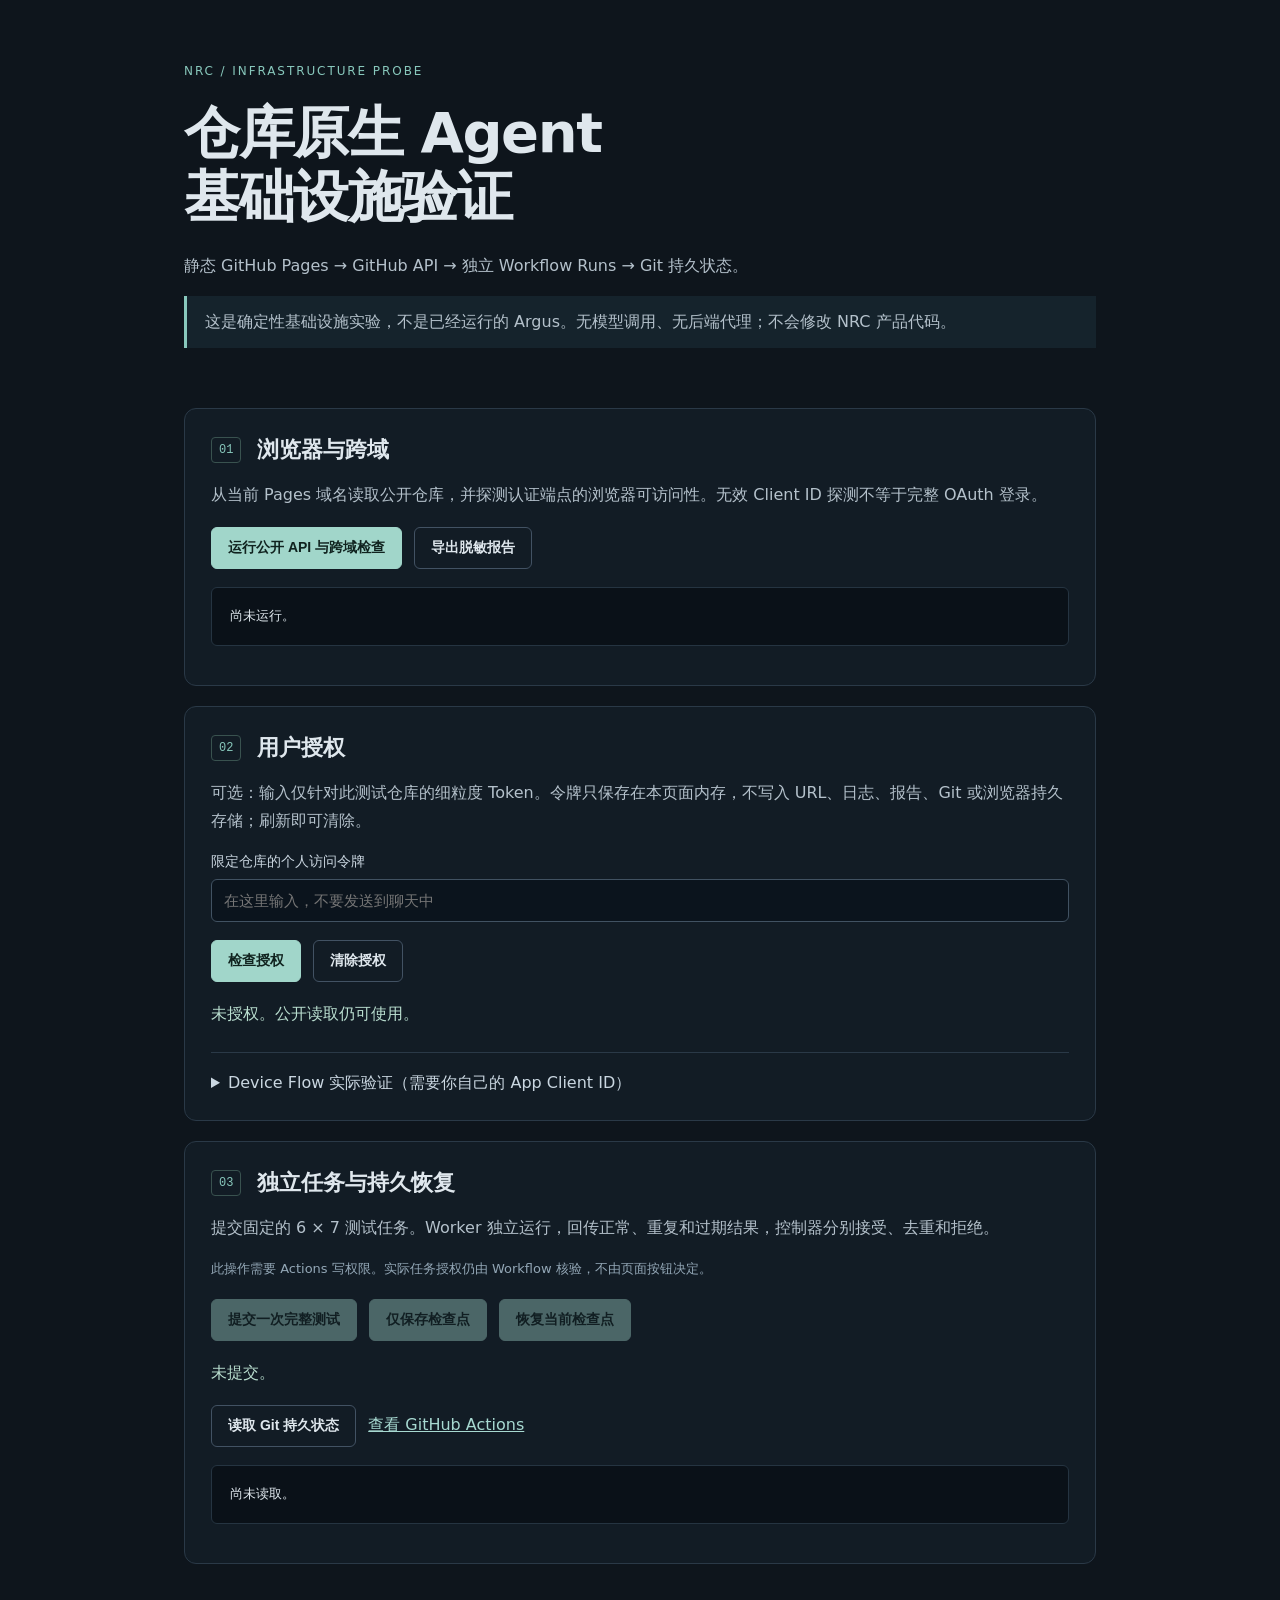
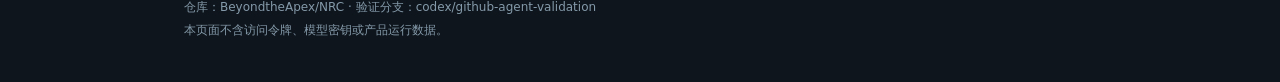
<file: index.html>
<!doctype html>
<html lang="zh-CN">
<head>
  <meta charset="utf-8">
  <meta name="viewport" content="width=device-width, initial-scale=1">
  <meta http-equiv="Content-Security-Policy" content="default-src 'none'; script-src 'self'; style-src 'self'; connect-src https://api.github.com https://github.com; img-src 'self' data:; base-uri 'none'; form-action 'none'">
  <meta name="referrer" content="no-referrer">
  <title>NRC · GitHub Agent 基础设施验证</title>
  <link rel="stylesheet" href="style.css">
  <script src="app.js" defer></script>
</head>
<body>
  <main>
    <header><span class="eyebrow">NRC / INFRASTRUCTURE PROBE</span><h1>仓库原生 Agent<br>基础设施验证</h1>
      <p>静态 GitHub Pages → GitHub API → 独立 Workflow Runs → Git 持久状态。</p>
      <p class="notice">这是确定性基础设施实验，不是已经运行的 Argus。无模型调用、无后端代理；不会修改 NRC 产品代码。</p>
    </header>
    <section><div class="section-title"><span>01</span><h2>浏览器与跨域</h2></div>
      <p>从当前 Pages 域名读取公开仓库，并探测认证端点的浏览器可访问性。无效 Client ID 探测不等于完整 OAuth 登录。</p>
      <div class="actions"><button id="transport">运行公开 API 与跨域检查</button><button id="export" class="secondary">导出脱敏报告</button></div>
      <pre id="transport-output" aria-live="polite">尚未运行。</pre>
    </section>
    <section><div class="section-title"><span>02</span><h2>用户授权</h2></div>
      <p>可选：输入仅针对此测试仓库的细粒度 Token。令牌只保存在本页面内存，不写入 URL、日志、报告、Git 或浏览器持久存储；刷新即可清除。</p>
      <label for="token">限定仓库的个人访问令牌</label><input id="token" type="password" autocomplete="off" spellcheck="false" placeholder="在这里输入，不要发送到聊天中">
      <div class="actions"><button id="connect">检查授权</button><button id="disconnect" class="secondary">清除授权</button></div>
      <p id="auth-status" class="status" aria-live="polite">未授权。公开读取仍可使用。</p>
      <details><summary>Device Flow 实际验证（需要你自己的 App Client ID）</summary>
        <p>只有浏览器能够读取设备码与令牌端点，才能继续验证。不要输入 client secret 或 App 私钥。</p>
        <label for="client-id">Client ID</label><input id="client-id" autocomplete="off" spellcheck="false" placeholder="填写已启用 Device Flow 的 App Client ID">
        <button id="device">开始 Device Flow</button><button id="stop-device" class="secondary">停止轮询</button>
        <pre id="device-output" aria-live="polite">尚未运行。</pre><a id="verification-link" href="https://github.com/login/device" target="_blank" rel="noopener noreferrer" hidden>在 GitHub 官方页面授权</a>
      </details>
    </section>
    <section><div class="section-title"><span>03</span><h2>独立任务与持久恢复</h2></div>
      <p>提交固定的 6 × 7 测试任务。Worker 独立运行，回传正常、重复和过期结果，控制器分别接受、去重和拒绝。</p>
      <p class="muted">此操作需要 Actions 写权限。实际任务授权仍由 Workflow 核验，不由页面按钮决定。</p>
      <div class="actions"><button id="start" disabled>提交一次完整测试</button><button id="checkpoint" disabled>仅保存检查点</button><button id="resume" disabled>恢复当前检查点</button></div>
      <p id="command-status" class="status" aria-live="polite">未提交。</p>
      <div class="actions"><button id="refresh" class="secondary">读取 Git 持久状态</button><a href="https://github.com/BeyondtheApex/NRC/actions" target="_blank" rel="noopener noreferrer">查看 GitHub Actions</a></div>
      <pre id="ledger" aria-live="polite">尚未读取。</pre>
    </section>
    <footer>仓库：BeyondtheApex/NRC · 验证分支：codex/github-agent-validation<br>本页面不含访问令牌、模型密钥或产品运行数据。</footer>
  </main>
</body>
</html>
</file>
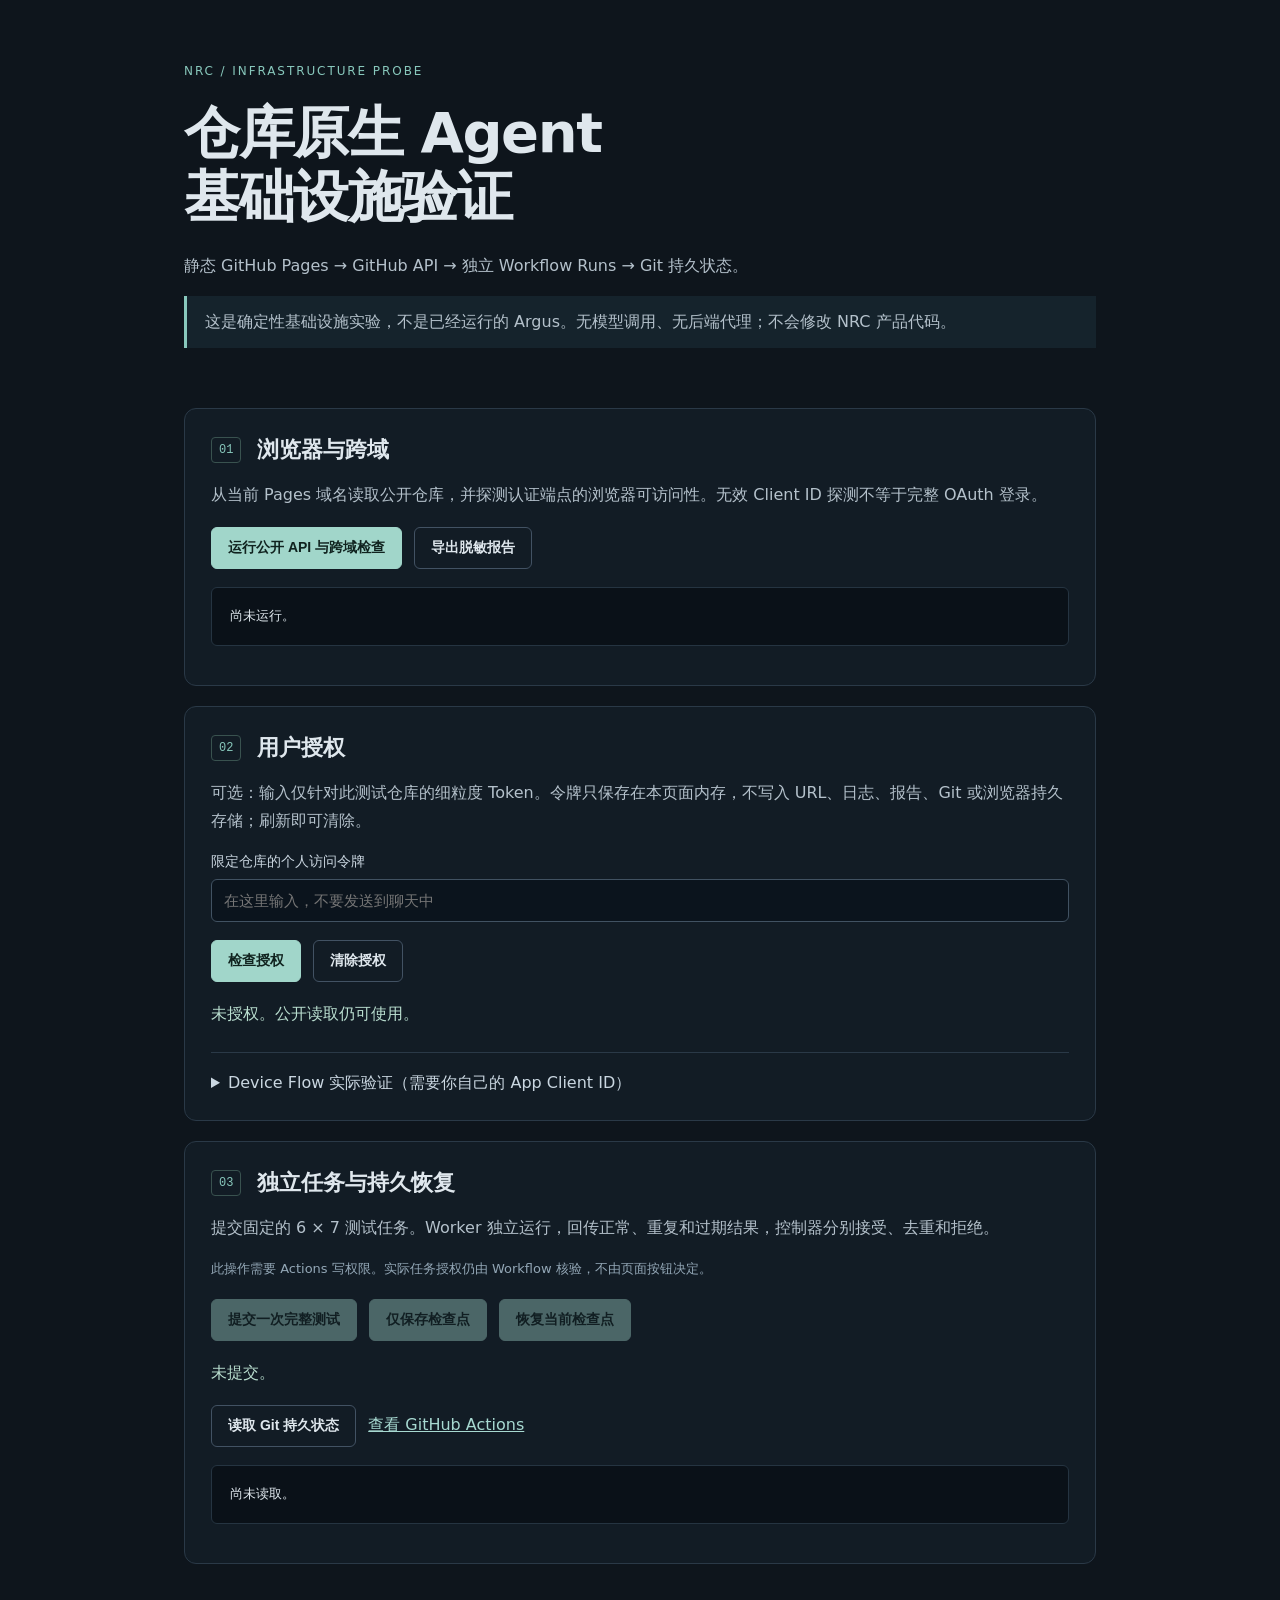
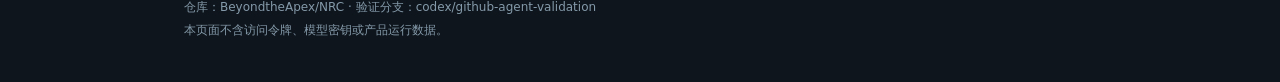
<file: validation/github-agent/pages/index.html>
<!doctype html>
<html lang="zh-CN">
<head>
  <meta charset="utf-8">
  <meta name="viewport" content="width=device-width, initial-scale=1">
  <meta http-equiv="Content-Security-Policy" content="default-src 'none'; script-src 'self'; style-src 'self'; connect-src https://api.github.com https://github.com; img-src 'self' data:; base-uri 'none'; form-action 'none'">
  <meta name="referrer" content="no-referrer">
  <title>NRC · GitHub Agent 基础设施验证</title>
  <link rel="stylesheet" href="style.css">
  <script src="app.js" defer></script>
</head>
<body>
  <main>
    <header><span class="eyebrow">NRC / INFRASTRUCTURE PROBE</span><h1>仓库原生 Agent<br>基础设施验证</h1>
      <p>静态 GitHub Pages → GitHub API → 独立 Workflow Runs → Git 持久状态。</p>
      <p class="notice">这是确定性基础设施实验，不是已经运行的 Argus。无模型调用、无后端代理；不会修改 NRC 产品代码。</p>
    </header>
    <section><div class="section-title"><span>01</span><h2>浏览器与跨域</h2></div>
      <p>从当前 Pages 域名读取公开仓库，并探测认证端点的浏览器可访问性。无效 Client ID 探测不等于完整 OAuth 登录。</p>
      <div class="actions"><button id="transport">运行公开 API 与跨域检查</button><button id="export" class="secondary">导出脱敏报告</button></div>
      <pre id="transport-output" aria-live="polite">尚未运行。</pre>
    </section>
    <section><div class="section-title"><span>02</span><h2>用户授权</h2></div>
      <p>可选：输入仅针对此测试仓库的细粒度 Token。令牌只保存在本页面内存，不写入 URL、日志、报告、Git 或浏览器持久存储；刷新即可清除。</p>
      <label for="token">限定仓库的个人访问令牌</label><input id="token" type="password" autocomplete="off" spellcheck="false" placeholder="在这里输入，不要发送到聊天中">
      <div class="actions"><button id="connect">检查授权</button><button id="disconnect" class="secondary">清除授权</button></div>
      <p id="auth-status" class="status" aria-live="polite">未授权。公开读取仍可使用。</p>
      <details><summary>Device Flow 实际验证（需要你自己的 App Client ID）</summary>
        <p>只有浏览器能够读取设备码与令牌端点，才能继续验证。不要输入 client secret 或 App 私钥。</p>
        <label for="client-id">Client ID</label><input id="client-id" autocomplete="off" spellcheck="false" placeholder="填写已启用 Device Flow 的 App Client ID">
        <button id="device">开始 Device Flow</button><button id="stop-device" class="secondary">停止轮询</button>
        <pre id="device-output" aria-live="polite">尚未运行。</pre><a id="verification-link" href="https://github.com/login/device" target="_blank" rel="noopener noreferrer" hidden>在 GitHub 官方页面授权</a>
      </details>
    </section>
    <section><div class="section-title"><span>03</span><h2>独立任务与持久恢复</h2></div>
      <p>提交固定的 6 × 7 测试任务。Worker 独立运行，回传正常、重复和过期结果，控制器分别接受、去重和拒绝。</p>
      <p class="muted">此操作需要 Actions 写权限。实际任务授权仍由 Workflow 核验，不由页面按钮决定。</p>
      <div class="actions"><button id="start" disabled>提交一次完整测试</button><button id="checkpoint" disabled>仅保存检查点</button><button id="resume" disabled>恢复当前检查点</button></div>
      <p id="command-status" class="status" aria-live="polite">未提交。</p>
      <div class="actions"><button id="refresh" class="secondary">读取 Git 持久状态</button><a href="https://github.com/BeyondtheApex/NRC/actions" target="_blank" rel="noopener noreferrer">查看 GitHub Actions</a></div>
      <pre id="ledger" aria-live="polite">尚未读取。</pre>
    </section>
    <footer>仓库：BeyondtheApex/NRC · 验证分支：codex/github-agent-validation<br>本页面不含访问令牌、模型密钥或产品运行数据。</footer>
  </main>
</body>
</html>
</file>
<file: style.css>
:root{color-scheme:dark;font-family:system-ui,-apple-system,"Segoe UI",sans-serif;color:#dfe7ed;background:#0e151c;font-size:16px}*{box-sizing:border-box}body{margin:0}main{max-width:960px;margin:auto;padding:60px 24px 40px}header{padding-bottom:24px}.eyebrow{font-size:12px;letter-spacing:.16em;color:#88c8bc}h1{font-size:clamp(32px,6vw,56px);line-height:1.15;letter-spacing:-.025em;margin:22px 0}p{line-height:1.75;color:#b4c1cb}.notice{border-left:3px solid #88c8bc;padding:12px 18px;background:#15232c}section{border:1px solid #2a3947;border-radius:12px;padding:26px;margin:20px 0;background:#121c25}.section-title{display:flex;align-items:center;gap:16px}.section-title span{font:12px monospace;color:#88c8bc;border:1px solid #39524f;padding:5px 7px;border-radius:4px}h2{font-size:22px;margin:0}label{display:block;font-size:14px;color:#c9d5df;margin:18px 0 8px}input{width:100%;padding:12px;border:1px solid #415262;border-radius:6px;background:#0b141d;color:#eaf1f6;font-size:15px}.actions{display:flex;align-items:center;gap:12px;flex-wrap:wrap;margin:18px 0}button{border:1px solid #a1d6ca;background:#a1d6ca;color:#10231f;font-weight:650;padding:11px 16px;border-radius:6px;cursor:pointer;font-size:14px}button.secondary{border-color:#425263;background:transparent;color:#dfe7ed}button:disabled{opacity:.4;cursor:not-allowed}button:hover:not(:disabled){filter:brightness(1.12)}button:focus-visible,input:focus-visible,a:focus-visible{outline:2px solid #c0efb3;outline-offset:3px}pre{background:#0a1118;padding:18px;border-radius:6px;border:1px solid #253441;white-space:pre-wrap;overflow-wrap:anywhere;font:13px/1.65 ui-monospace,Consolas,monospace;max-height:430px;overflow:auto}.status{color:#b9decf}.muted{font-size:13px;color:#93a7b6}a{color:#a7d9d1}details{margin-top:24px;border-top:1px solid #2a3947;padding-top:20px}summary{cursor:pointer;color:#cad7e1}details button{margin:12px 8px 0 0}footer{color:#8499a9;font-size:12px;line-height:1.9;margin-top:32px}@media(max-width:600px){main{padding:30px 14px}section{padding:20px 16px}.actions button{width:100%}}
</file>
<file: validation/github-agent/pages/style.css>
:root{color-scheme:dark;font-family:system-ui,-apple-system,"Segoe UI",sans-serif;color:#dfe7ed;background:#0e151c;font-size:16px}*{box-sizing:border-box}body{margin:0}main{max-width:960px;margin:auto;padding:60px 24px 40px}header{padding-bottom:24px}.eyebrow{font-size:12px;letter-spacing:.16em;color:#88c8bc}h1{font-size:clamp(32px,6vw,56px);line-height:1.15;letter-spacing:-.025em;margin:22px 0}p{line-height:1.75;color:#b4c1cb}.notice{border-left:3px solid #88c8bc;padding:12px 18px;background:#15232c}section{border:1px solid #2a3947;border-radius:12px;padding:26px;margin:20px 0;background:#121c25}.section-title{display:flex;align-items:center;gap:16px}.section-title span{font:12px monospace;color:#88c8bc;border:1px solid #39524f;padding:5px 7px;border-radius:4px}h2{font-size:22px;margin:0}label{display:block;font-size:14px;color:#c9d5df;margin:18px 0 8px}input{width:100%;padding:12px;border:1px solid #415262;border-radius:6px;background:#0b141d;color:#eaf1f6;font-size:15px}.actions{display:flex;align-items:center;gap:12px;flex-wrap:wrap;margin:18px 0}button{border:1px solid #a1d6ca;background:#a1d6ca;color:#10231f;font-weight:650;padding:11px 16px;border-radius:6px;cursor:pointer;font-size:14px}button.secondary{border-color:#425263;background:transparent;color:#dfe7ed}button:disabled{opacity:.4;cursor:not-allowed}button:hover:not(:disabled){filter:brightness(1.12)}button:focus-visible,input:focus-visible,a:focus-visible{outline:2px solid #c0efb3;outline-offset:3px}pre{background:#0a1118;padding:18px;border-radius:6px;border:1px solid #253441;white-space:pre-wrap;overflow-wrap:anywhere;font:13px/1.65 ui-monospace,Consolas,monospace;max-height:430px;overflow:auto}.status{color:#b9decf}.muted{font-size:13px;color:#93a7b6}a{color:#a7d9d1}details{margin-top:24px;border-top:1px solid #2a3947;padding-top:20px}summary{cursor:pointer;color:#cad7e1}details button{margin:12px 8px 0 0}footer{color:#8499a9;font-size:12px;line-height:1.9;margin-top:32px}@media(max-width:600px){main{padding:30px 14px}section{padding:20px 16px}.actions button{width:100%}}
</file>
